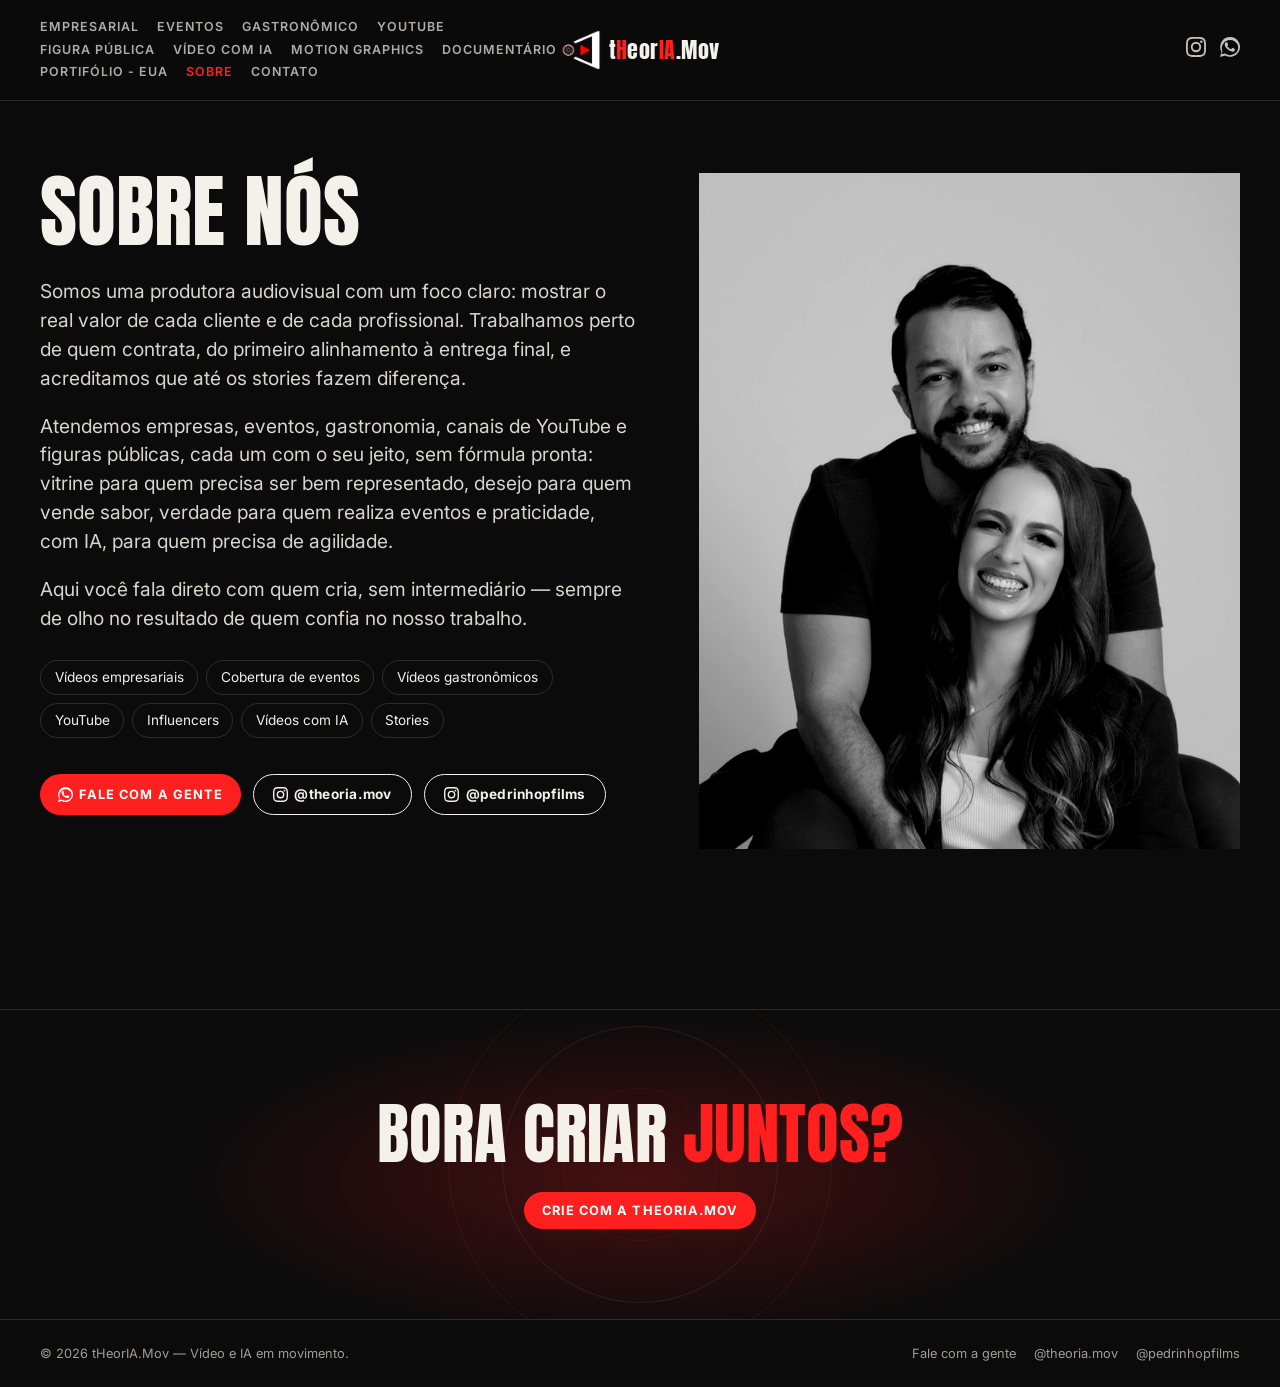
<file: sobre.html>
<!DOCTYPE html>
<html lang="pt-BR">
<head>
  <meta charset="UTF-8">
  <meta name="viewport" content="width=device-width, initial-scale=1">
  <title>Sobre — tHeorIA.Mov</title>
  <link rel="preconnect" href="https://fonts.googleapis.com">
  <link rel="preconnect" href="https://fonts.gstatic.com" crossorigin>
  <link href="https://fonts.googleapis.com/css2?family=Anton&family=Inter:wght@400;600;700&display=swap" rel="stylesheet">
  <link rel="icon" href="assets/img/favicon.png">
  <link rel="stylesheet" href="assets/css/style.css?v=1792778893">
</head>
<body data-page="sobre">

  <header class="header" id="header"></header>

  <main class="page">
    <div class="about">
      <div class="about__text">
        <h1 class="page__title" style="margin-bottom:28px">Sobre nós</h1>
        <div id="about-text"></div>
        <ul class="about__services" id="about-services"></ul>
        <div class="hero__actions" style="justify-content:flex-start">
          <a class="pill pill--accent" id="about-wpp" href="#" target="_blank" rel="noopener">Chamar no WhatsApp</a>
          <a class="pill pill--ghost pill--arroba" id="about-ig" href="#" target="_blank" rel="noopener">Instagram</a>
          <a class="pill pill--ghost pill--arroba" id="about-ig-pessoal" href="#" target="_blank" rel="noopener">Instagram pessoal</a>
        </div>
      </div>
      <div class="about__photo" id="about-photo"></div>
    </div>
  </main>

  <div id="footer"></div>

  <script src="assets/js/dados.js?v=1792778893"></script>
  <script src="assets/js/projetos.js?v=1792778893"></script>
  <script src="assets/js/textos.js?v=1792778893"></script>
  <script src="assets/js/main.js?v=1792778893"></script>
</body>
</html>
</file>
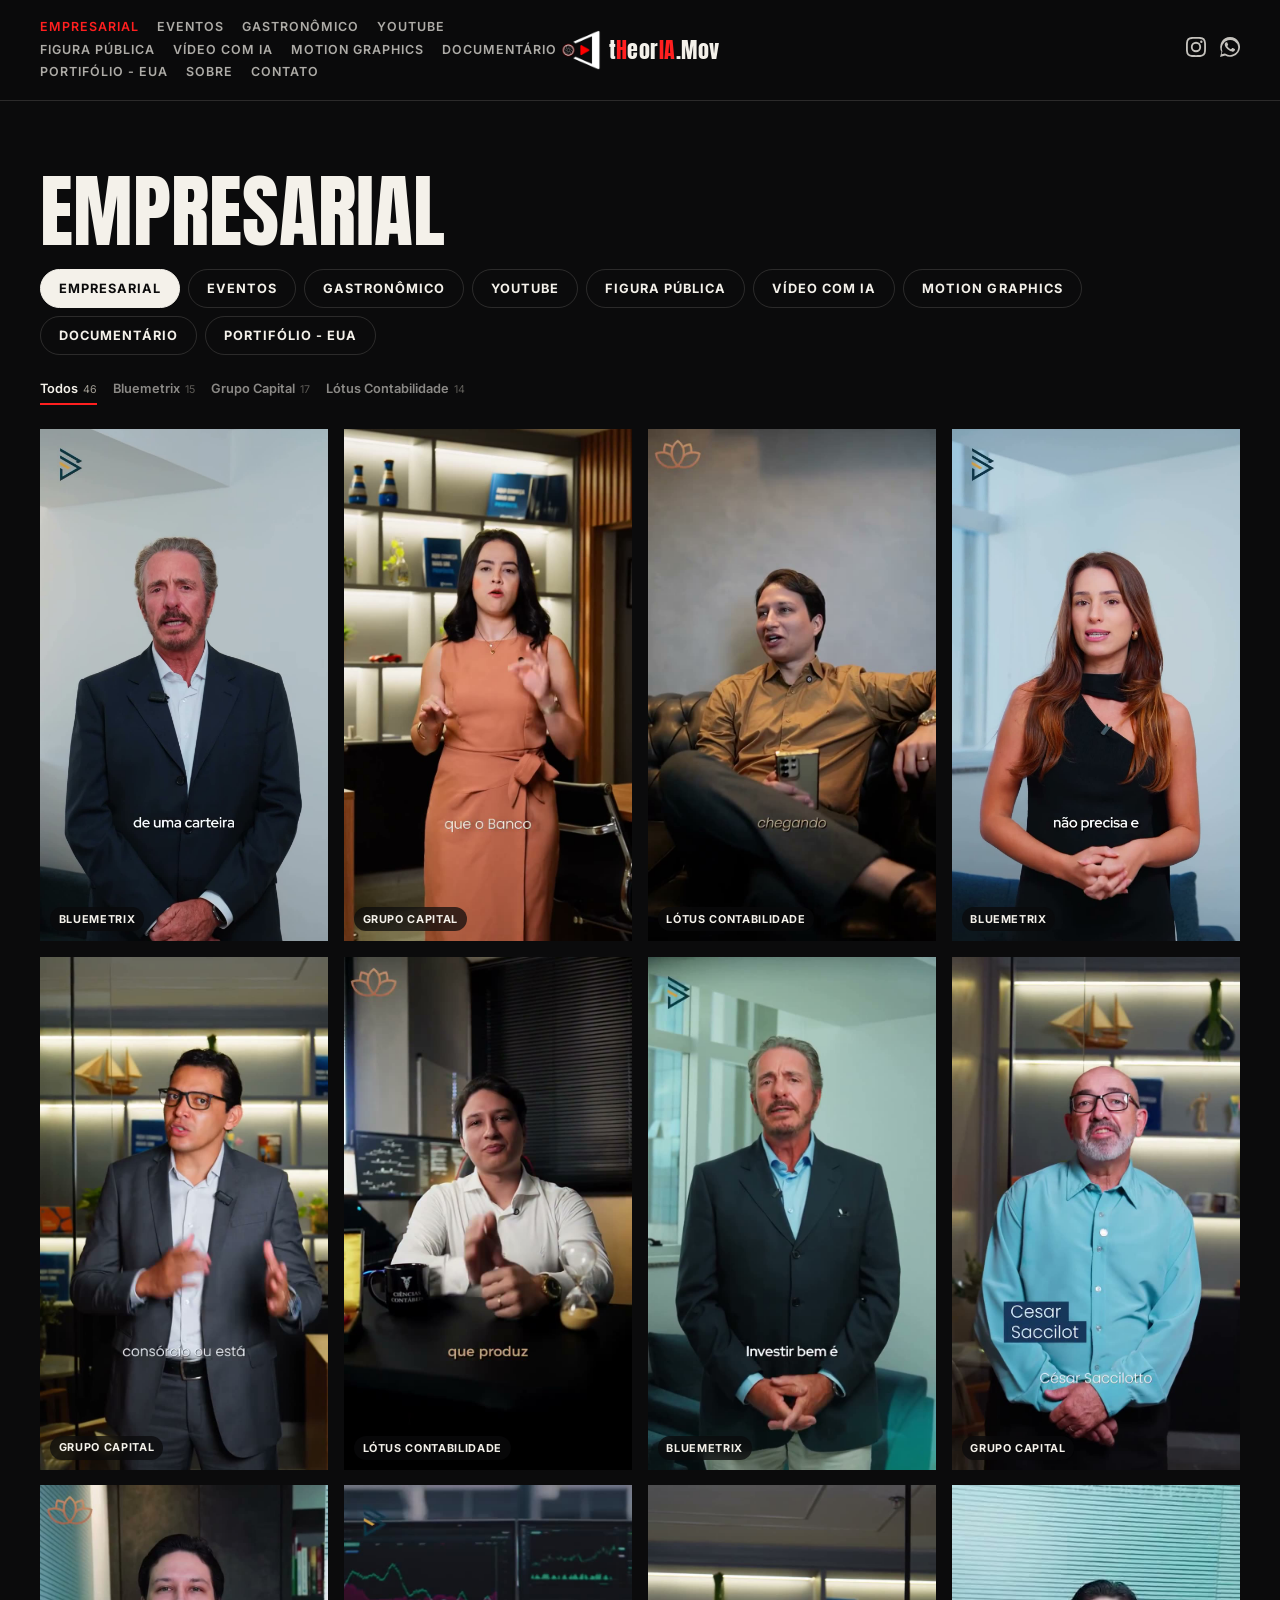
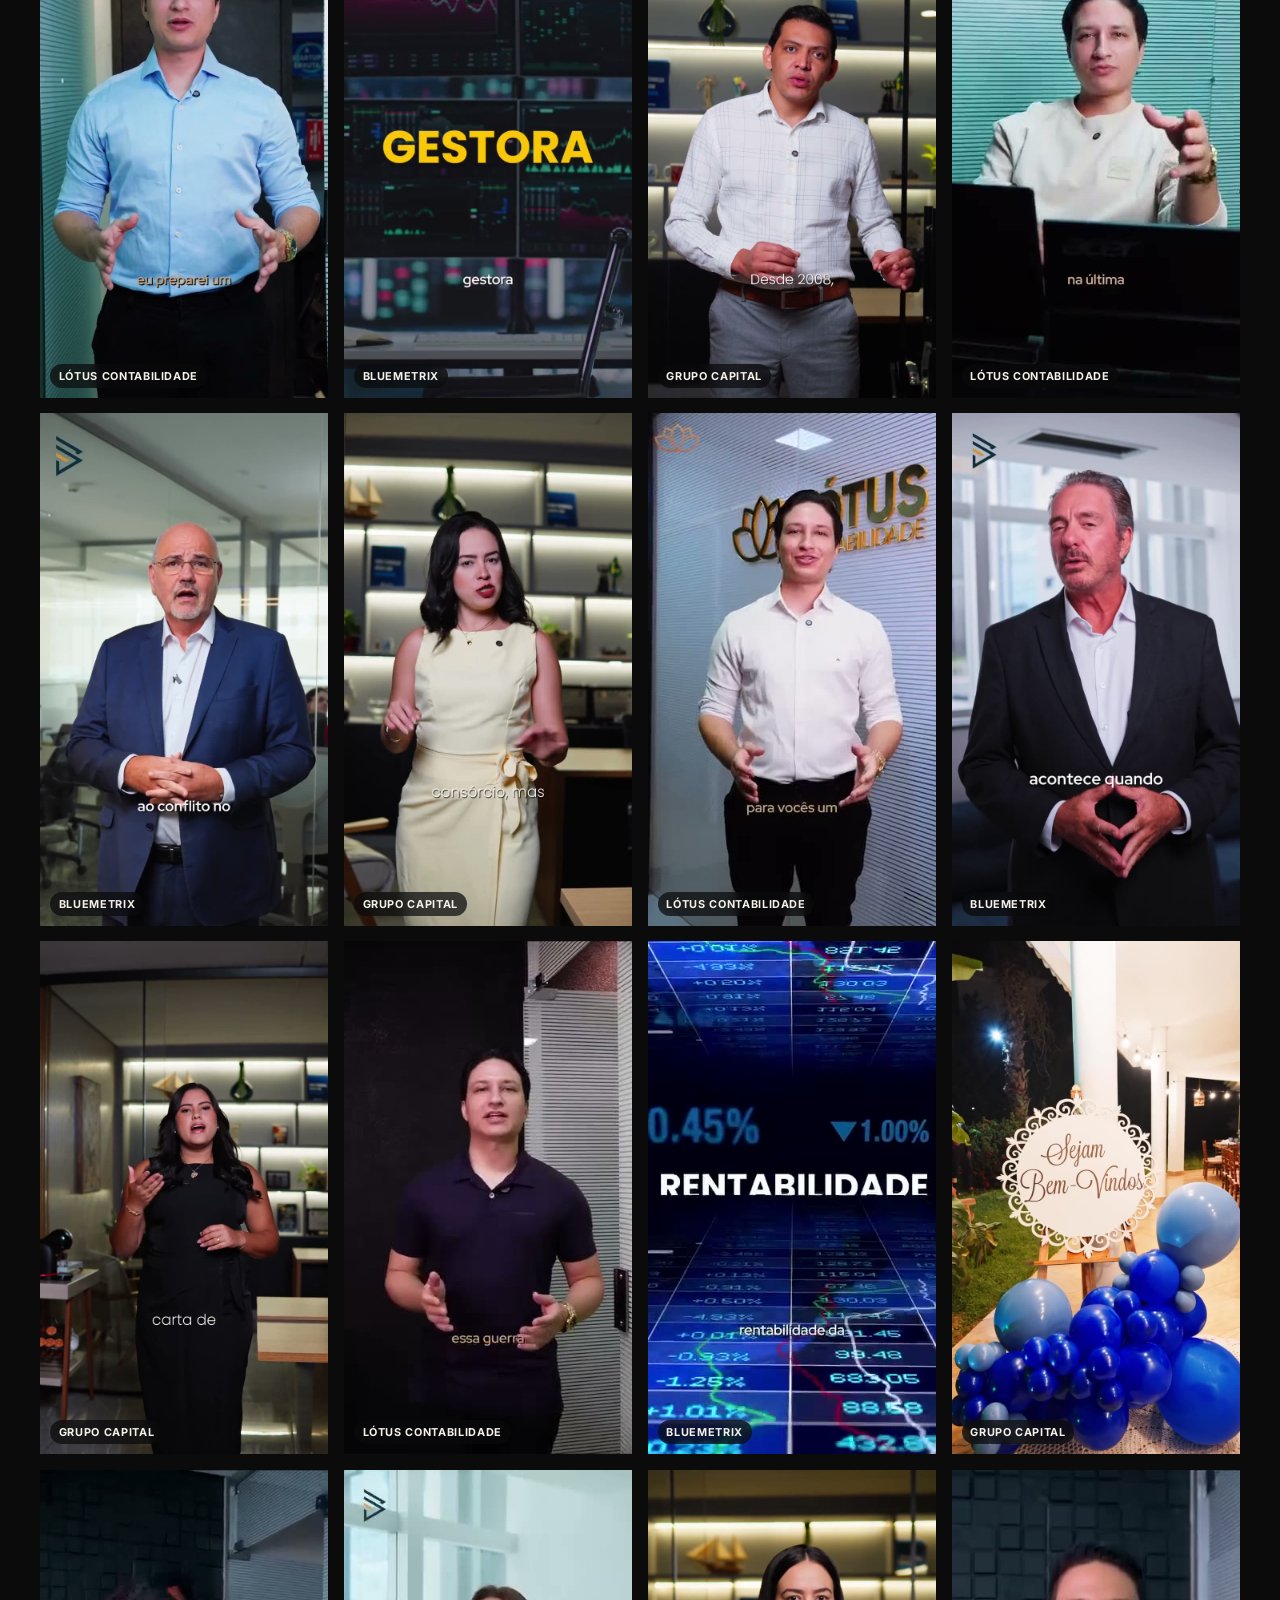
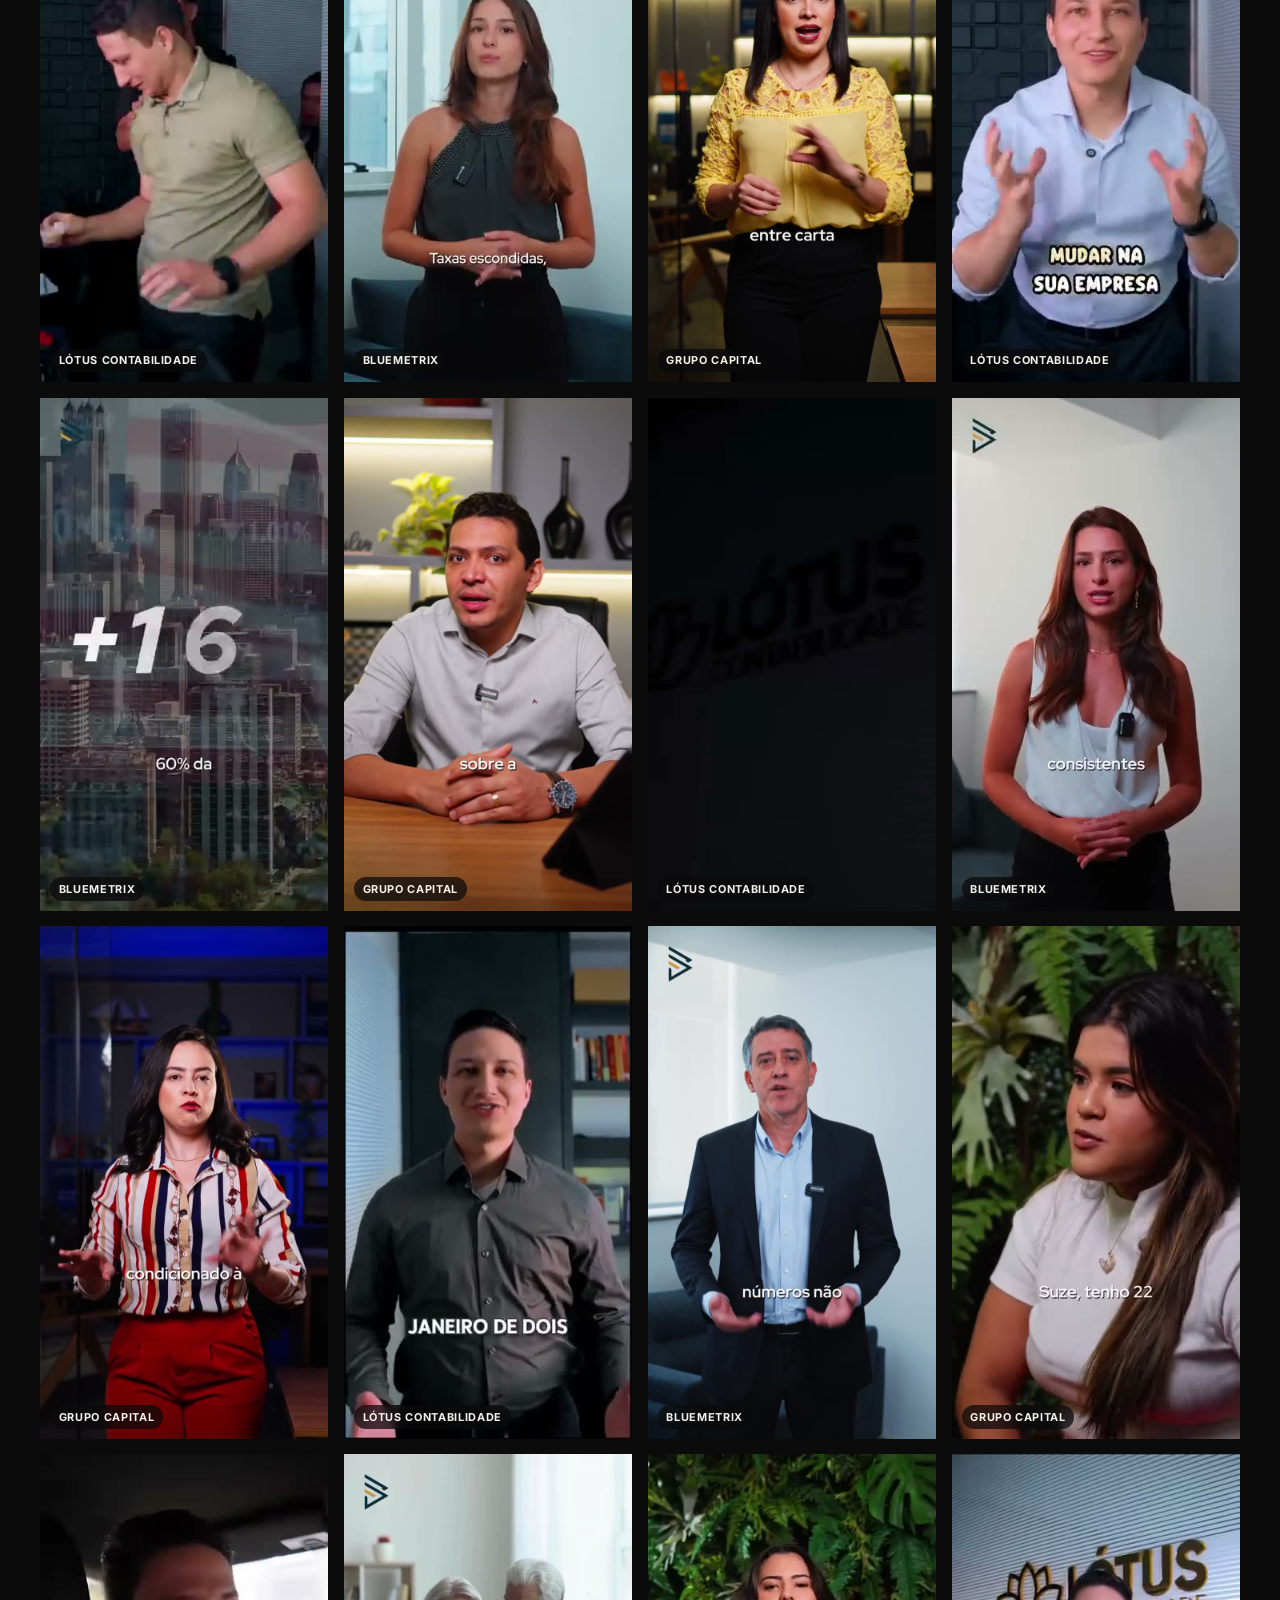
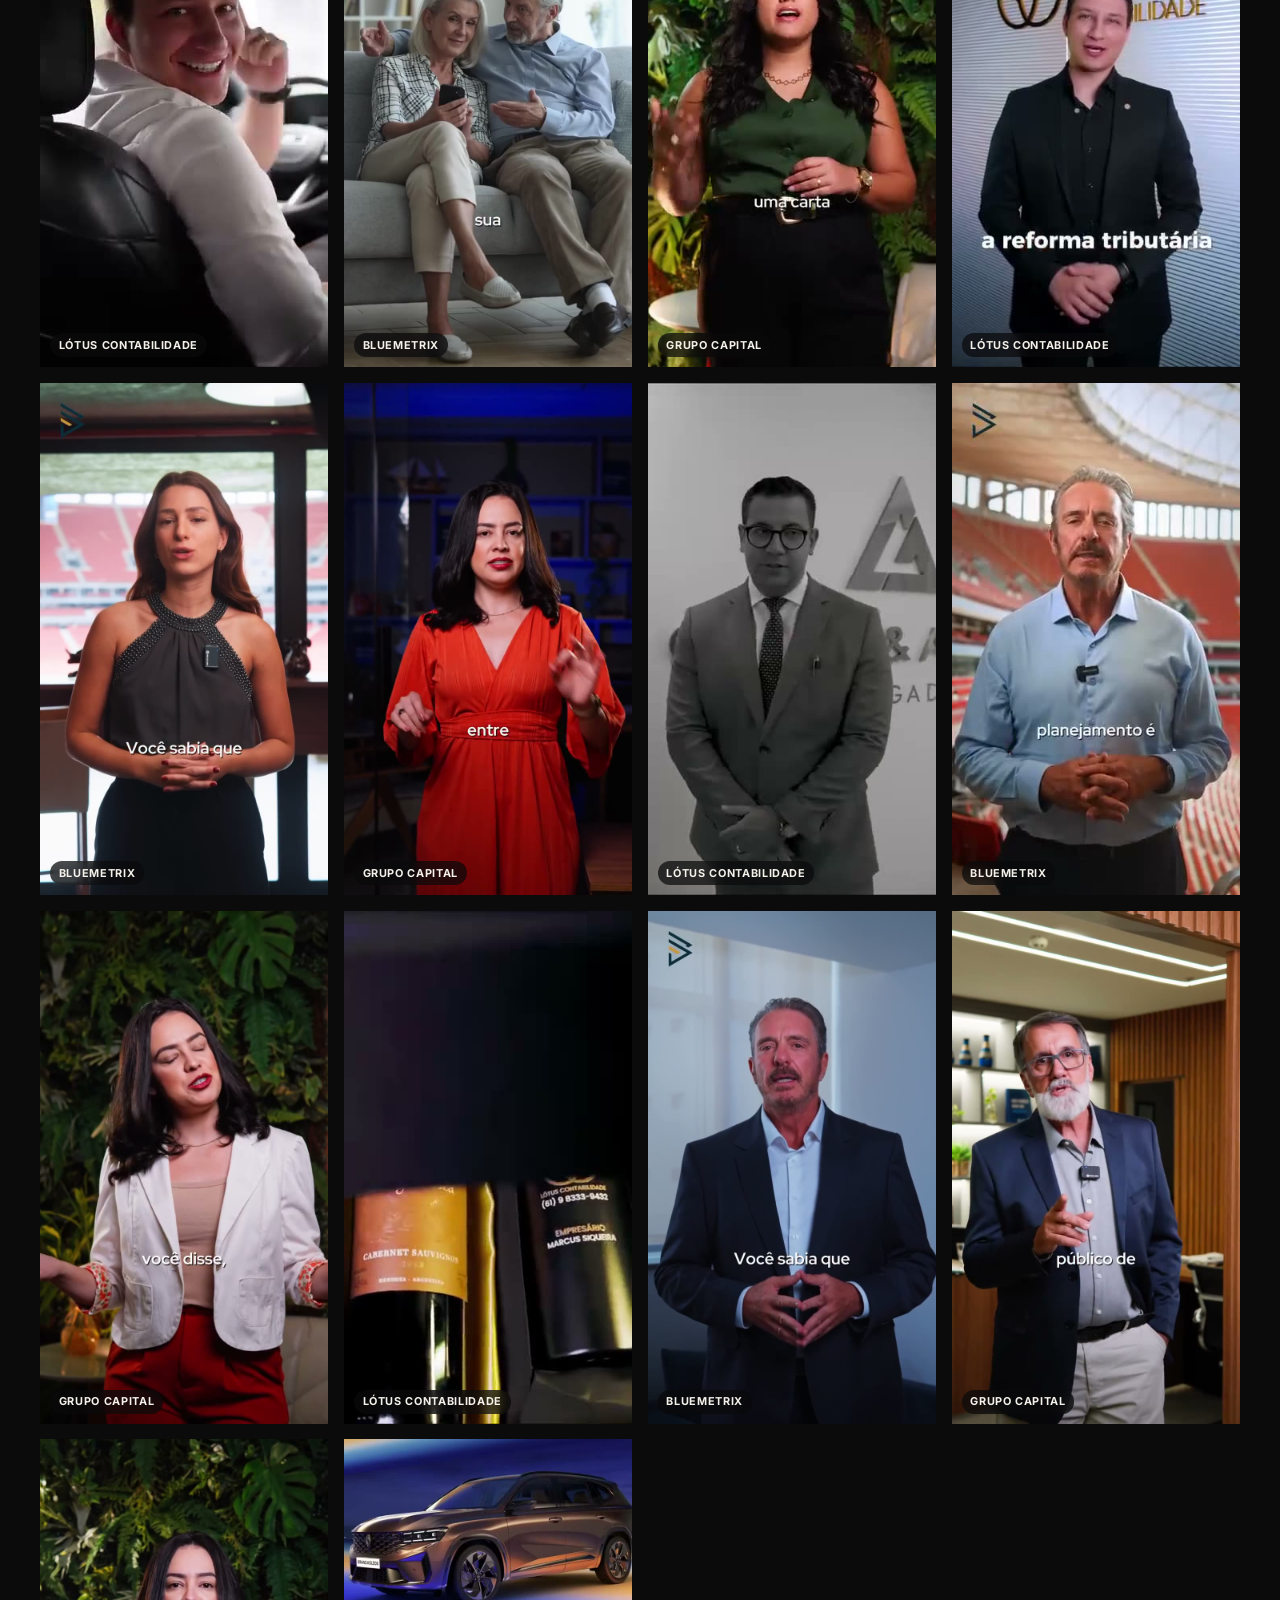
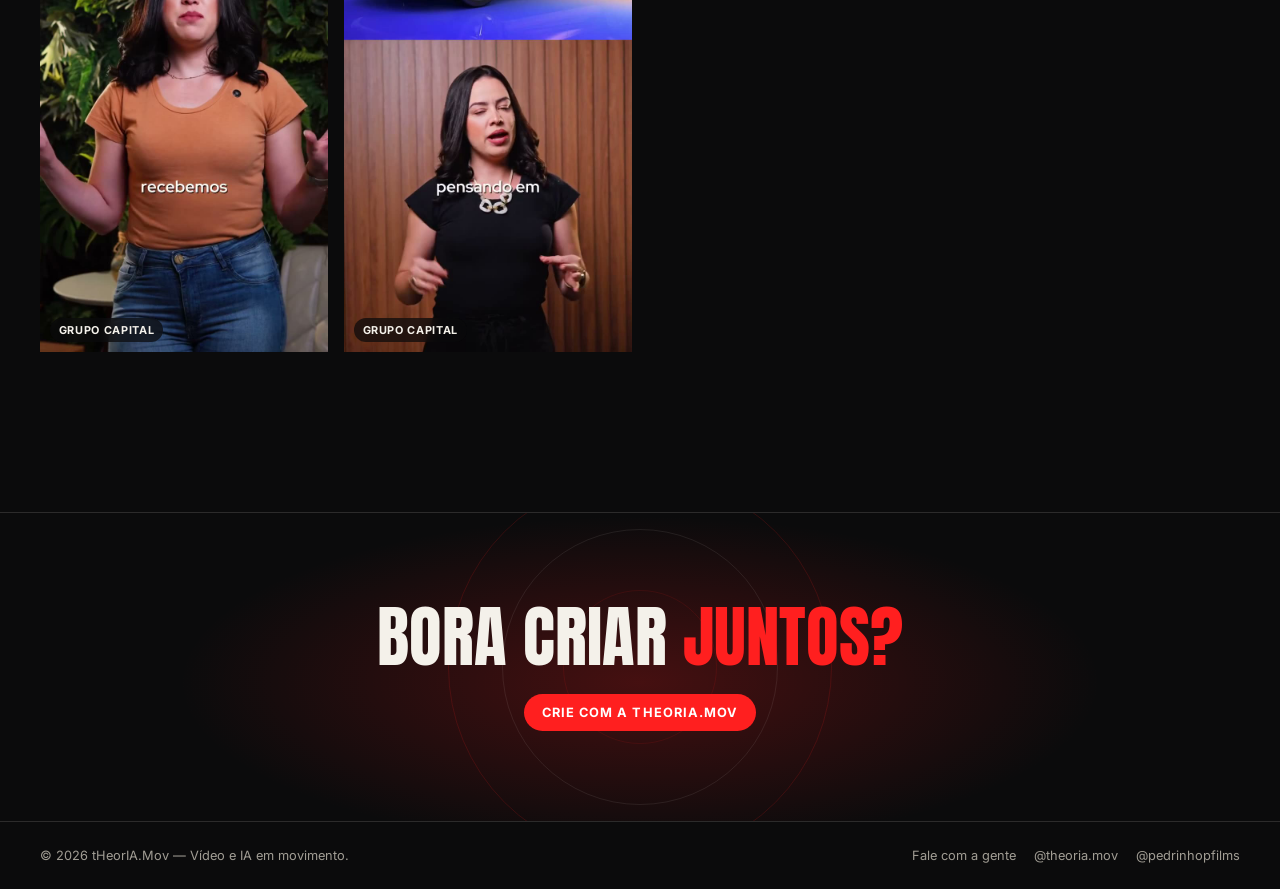
<file: trabalhos.html>
<!DOCTYPE html>
<html lang="pt-BR">
<head>
  <meta charset="UTF-8">
  <meta name="viewport" content="width=device-width, initial-scale=1">
  <title>Trabalhos — tHeorIA.Mov</title>
  <link rel="preconnect" href="https://fonts.googleapis.com">
  <link rel="preconnect" href="https://fonts.gstatic.com" crossorigin>
  <link href="https://fonts.googleapis.com/css2?family=Anton&family=Inter:wght@400;600;700&display=swap" rel="stylesheet">
  <link rel="icon" href="assets/img/favicon.png">
  <link rel="stylesheet" href="assets/css/style.css?v=1792778893">
</head>
<body data-page="trabalhos">

  <header class="header" id="header"></header>

  <main class="page">
    <div class="page__head">
      <h1 class="page__title" id="page-title"></h1>
      <div class="tabs" id="tabs" role="tablist"></div>
    </div>
    <div class="grid" id="grid"></div>
  </main>

  <div id="footer"></div>

  <div class="modal" id="modal" role="dialog" aria-modal="true">
    <button class="modal__close" aria-label="Fechar">&times;</button>
    <div class="modal__body" id="modal-body"></div>
  </div>

  <script src="assets/js/dados.js?v=1792778893"></script>
  <script src="assets/js/projetos.js?v=1792778893"></script>
  <script src="assets/js/ocultos.js?v=1792778893"></script>
  <script src="assets/js/textos.js?v=1792778893"></script>
  <script src="assets/js/main.js?v=1792778893"></script>
</body>
</html>
</file>
<file: assets/css/style.css>
:root {
  --bg: #0b0b0c;
  --bg-2: #141416;
  --fg: #f4f1ea;
  --muted: #a19d94;
  --accent: #ff1f1f; /* vermelho da logo */
  --line: rgba(244, 241, 234, 0.14);
  --radius: 999px;
  --font-display: "Anton", "Arial Narrow", sans-serif;
  --font-body: "Inter", system-ui, sans-serif;
  --gutter: clamp(16px, 4vw, 40px);
}

* { box-sizing: border-box; margin: 0; padding: 0; }
html { -webkit-text-size-adjust: 100%; }
body {
  background: var(--bg);
  color: var(--fg);
  font-family: var(--font-body);
  font-size: 16px;
  line-height: 1.5;
  -webkit-font-smoothing: antialiased;
}
a { color: inherit; text-decoration: none; }
img, video, iframe { display: block; max-width: 100%; }
button { font: inherit; color: inherit; background: none; border: 0; cursor: pointer; }

/* ---------- Botões ---------- */
.pill {
  display: inline-flex; align-items: center; gap: .5em;
  padding: .7em 1.4em;
  border-radius: var(--radius);
  font-size: .8rem; font-weight: 700; letter-spacing: .08em; text-transform: uppercase;
  transition: transform .25s ease, background .25s ease, color .25s ease, border-color .25s ease;
}
.pill svg { width: 15px; height: 15px; fill: currentColor; }
.pill--arroba { text-transform: none; letter-spacing: .02em; font-size: .85rem; } /* @ do Instagram como é escrito */
.pill--light { background: var(--fg); color: var(--bg); }
.pill--light:hover { background: var(--accent); color: var(--fg); transform: translateY(-2px); }
.pill--ghost { border: 1.5px solid var(--fg); }
.pill--ghost:hover { background: var(--fg); color: var(--bg); transform: translateY(-2px); }
.pill--accent { background: var(--accent); color: #fff; }
.pill--accent:hover { background: var(--fg); color: var(--bg); transform: translateY(-2px); }
/* Vidro escuro: usado nas nuvens da home, para não ficar da mesma cor do título */
.pill--vidro {
  background: rgba(20, 20, 22, .55);
  backdrop-filter: blur(8px); -webkit-backdrop-filter: blur(8px);
  border: 1px solid rgba(244, 241, 234, .35);
  color: var(--fg);
}
.pill--vidro:hover { background: rgba(255, 31, 31, .25); border-color: var(--accent); color: var(--fg); transform: translateY(-2px); }

/* ---------- HOME / HERO ---------- */
.hero {
  position: relative;
  min-height: 100svh;
  display: grid; place-items: center;
  overflow: hidden;
  isolation: isolate;
}
.hero__bg, .hero__fallback {
  position: absolute; inset: 0; z-index: -2;
  width: 100%; height: 100%; object-fit: cover;
}
.hero__fallback {
  background:
    radial-gradient(60% 50% at 20% 30%, rgba(255, 31, 31, .38), transparent 70%),
    radial-gradient(50% 60% at 80% 70%, rgba(80, 60, 200, .35), transparent 70%),
    radial-gradient(40% 40% at 60% 20%, rgba(20, 140, 110, .35), transparent 70%),
    var(--bg);
  background-size: 200% 200%;
  animation: drift 18s ease-in-out infinite alternate;
}
@keyframes drift {
  0%   { background-position: 0% 0%, 100% 100%, 50% 0%, 0 0; }
  100% { background-position: 100% 60%, 0% 20%, 20% 100%, 0 0; }
}
.hero::after { /* escurece + grão */
  content: ""; position: absolute; inset: 0; z-index: -1;
  background:
    linear-gradient(180deg, rgba(0,0,0,.35) 0%, rgba(0,0,0,.2) 40%, rgba(0,0,0,.65) 100%),
    url("data:image/svg+xml;utf8,<svg xmlns='http://www.w3.org/2000/svg' width='160' height='160'><filter id='n'><feTurbulence type='fractalNoise' baseFrequency='.9' numOctaves='2'/></filter><rect width='100%' height='100%' filter='url(%23n)' opacity='.08'/></svg>");
}

.hero__top {
  position: absolute; top: 0; left: 0; right: 0;
  display: flex; justify-content: space-between; align-items: center;
  padding: 20px var(--gutter);
}
.logo {
  display: inline-flex; align-items: center; gap: 8px;
  font-family: var(--font-display);
  font-size: 1.35rem; letter-spacing: .02em;
}
.logo__img { width: 40px; height: 40px; }
.logo__txt span { color: var(--accent); }

.hero__content { z-index: 1; }
.hero__top { z-index: 3; }   /* na frente do bloco central: no celular ele cobre a tela toda e engolia o toque no Instagram/logo */
.hero__content {
  position: relative;
  width: min(900px, 100% - 2 * var(--gutter));
  text-align: center;
  padding: 160px 0 120px;   /* zona de cima maior: é onde ficam as nuvens acima do título */
}
.hero__title {
  font-family: var(--font-display);
  font-weight: 400;
  font-size: clamp(2.6rem, 8vw, 6.5rem);
  line-height: .95;
  text-transform: uppercase;
  letter-spacing: .01em;
}
/* Última palavra do título: uma barra de luz varre a palavra, como o cursor ("playhead") de um player de vídeo */
.palavra-move {
  display: inline-block;
  background-image: linear-gradient(100deg,
    var(--fg) 0%, var(--fg) 38%, var(--accent) 48%, #fff 51%, var(--accent) 54%, var(--fg) 64%, var(--fg) 100%);
  background-size: 220% auto;
  background-clip: text; -webkit-background-clip: text;
  color: transparent; -webkit-text-fill-color: transparent;
  animation: passar-luz 3.4s linear infinite;
}
@keyframes passar-luz {
  0%   { background-position: 0% 0; }
  55%  { background-position: 220% 0; }
  100% { background-position: 220% 0; }
}
.hero__sub {
  max-width: 34em; margin: 1.2rem auto 2rem;
  color: var(--fg); opacity: .85;
  font-size: clamp(.95rem, 1.6vw, 1.1rem);
}
/* Frase de cima: cinza suave, palavras-chave em destaque */
.hero__sub { margin-bottom: 1.1rem; color: #b9b4aa; opacity: 1; }
.destaque { color: var(--accent); font-weight: 700; }
.hero__sub .destaque { text-shadow: 0 0 18px rgba(255, 31, 31, .35); }
/* Linha dos serviços: branco forte, separada por um traço vermelho */
.hero__servicos {
  max-width: 34em; margin: 0 auto 2rem;
  color: #fff; font-weight: 600;
  font-size: clamp(1rem, 1.7vw, 1.18rem);
}
.hero__servicos::before {
  content: ""; display: block; width: 44px; height: 3px; margin: 0 auto 1rem;
  background: var(--accent); border-radius: 2px;
}
.hero__servicos:empty::before { display: none; }
.hero__actions { display: flex; gap: 12px; justify-content: center; flex-wrap: wrap; }
.hero__gancho {
  position: absolute; bottom: 26px; left: 50%; translate: -50% 0; z-index: 1;
  display: flex; flex-direction: column; align-items: center; gap: 4px;
  font-size: .72rem; font-weight: 700; letter-spacing: .22em; text-transform: uppercase; opacity: .75;
  transition: opacity .2s, color .2s;
}
.hero__gancho span { font-size: 1.1rem; animation: quica 1.8s ease-in-out infinite; }
.hero__gancho:hover { opacity: 1; color: var(--accent); }
@keyframes quica { 0%, 100% { transform: translateY(0); } 50% { transform: translateY(6px); } }
html { scroll-behavior: smooth; }

/* Botões flutuantes das categorias — posição (left/top em % da tela) vem do main.js / posicoes.js */
.floaters { position: absolute; inset: 0; z-index: 5; pointer-events: none; }
.floater {
  position: absolute; pointer-events: auto;
  translate: -50% -50%;
  white-space: nowrap;
  animation: float 6s ease-in-out infinite;
}
/* --rot = ângulo fixo da nuvem (definido no modo de edição); o balanço de ±2° continua por cima */
@keyframes float {
  0%, 100% { transform: translateY(0) rotate(calc(var(--rot, 0deg) - 2deg)); }
  50%      { transform: translateY(-12px) rotate(calc(var(--rot, 0deg) + 2deg)); }
}
/* Modo edição: só a alcinha (⠿) arrasta — o resto do botão continua um link normal */
.floater__alca {
  position: absolute; top: -9px; right: -9px; z-index: 1;
  width: 22px; height: 22px; border-radius: 50%;
  display: grid; place-items: center;
  background: var(--accent); color: #fff; font-size: .8rem; line-height: 1;
  border: 2px solid var(--bg);
  cursor: grab; touch-action: none;
}
.floater__alca:hover { transform: scale(1.15); }
/* ↻ girar: no canto oposto da alcinha de mover */
.floater__giro {
  position: absolute; bottom: -9px; left: -9px; z-index: 1;
  width: 22px; height: 22px; border-radius: 50%;
  display: grid; place-items: center;
  background: var(--fg); color: var(--bg); font-size: .85rem; line-height: 1; font-weight: 700;
  border: 2px solid var(--bg);
  cursor: alias; touch-action: none;
}
.floater__giro:hover { transform: scale(1.15); }
.floaters--editar .floater.is-arrastando, .floaters--editar .floater.is-girando { animation: none; }
.floaters--editar .floater.is-arrastando .floater__alca { cursor: grabbing; }
.floaters--editar .floater.is-girando { transform: rotate(var(--rot, 0deg)); }
@media (max-width: 700px) { .floater__alca, .floater__giro { display: none; } }

@media (max-width: 700px) {
  .hero__content { padding: 230px 0 150px; }
  .floater { font-size: .6rem; padding: .55em .9em; }   /* nuvens um pouco menores no celular */
  .hero__sub { margin-bottom: 3.6rem; }                  /* espaço para as 2 nuvens embaixo do parágrafo */
}

/* ---------- Home: Por que tHeorIA? ---------- */
/* Efeito sutil: anéis concêntricos (câmera/olhar), girando bem devagar */
.olho {
  position: absolute; z-index: 0; pointer-events: none;
  aspect-ratio: 1; border-radius: 50%;
  animation: olho-girar 90s linear infinite;
}
.olho span {
  position: absolute; inset: 0; border-radius: 50%;
  border: 1px solid rgba(255, 31, 31, .5);
}
.olho span:nth-child(1) { inset: 0; }
.olho span:nth-child(2) { inset: 14%; border-color: rgba(244, 241, 234, .28); }
.olho span:nth-child(3) { inset: 30%; border-color: rgba(255, 31, 31, .35); }
@keyframes olho-girar { to { transform: rotate(360deg); } }

.olho--hero { width: clamp(340px, 42vw, 620px); top: -8%; right: -6%; opacity: .5; }
.olho--porque { width: clamp(280px, 32vw, 480px); top: -6%; right: -4%; opacity: .4; }

@media (max-width: 700px) {
  .olho { opacity: .28 !important; width: 60vw !important; }
}
@media (prefers-reduced-motion: reduce) { .olho { animation: none; } }

.porque { position: relative; overflow: hidden; padding: clamp(64px, 10vw, 130px) var(--gutter) 0; scroll-margin-top: 20px; }
.porque__inner { position: relative; z-index: 1; }
/* Imagem só do lado direito, esmaecendo para o preto (multidão contemplando a luz) */
.porque__imagem {
  position: absolute; top: 0; right: 0; bottom: 0; z-index: 0; pointer-events: none;
  width: min(46%, 600px);
  background: url("../img/teoria.jpg") center / cover no-repeat;
  opacity: .8;
  -webkit-mask-image: linear-gradient(to right, transparent 0%, #000 55%), linear-gradient(to bottom, transparent 0%, #000 16%, #000 84%, transparent 100%);
  -webkit-mask-composite: source-in;
  mask-image: linear-gradient(to right, transparent 0%, #000 55%), linear-gradient(to bottom, transparent 0%, #000 16%, #000 84%, transparent 100%);
  mask-composite: intersect;
}
@media (max-width: 800px) { .porque__imagem { width: 100%; opacity: .22; } }
.porque__inner { max-width: 820px; }
.porque__rotulo {
  display: flex; align-items: center; gap: 14px;
  font-size: 1.05rem; font-weight: 700; letter-spacing: .08em; color: var(--accent);
}
.porque__rotulo::before { content: ""; width: 44px; height: 4px; background: var(--accent); }
.porque__grego {
  font-family: "Inter", sans-serif; font-weight: 700; letter-spacing: -.02em;
  font-size: clamp(4rem, 13vw, 8.5rem); line-height: 1.05; margin: 10px 0 18px;
}
.porque__palavra { font-size: clamp(1.6rem, 3.6vw, 2.4rem); font-weight: 600; color: var(--muted); }
.porque__palavra span { color: var(--accent); }
.porque__significado { font-size: clamp(1.3rem, 3vw, 2rem); font-weight: 600; margin-bottom: 1.4em; }
.porque__contexto { font-size: clamp(1rem, 1.8vw, 1.3rem); color: #c9c5bc; }
.porque__citacao {
  margin: 1.2em 0; padding-left: 22px; border-left: 4px solid var(--accent);
  font-style: italic; font-size: clamp(1.05rem, 2vw, 1.4rem); line-height: 1.5;
}
.porque__fechamento { font-size: clamp(1.1rem, 2.1vw, 1.5rem); font-weight: 600; line-height: 1.45; }
.porque__nome { margin-top: 1.2em; color: var(--muted); font-size: clamp(1rem, 1.8vw, 1.2rem); }

/* ---------- Home: O que entregamos / Quem somos ---------- */
.entregas, .quem { padding: clamp(56px, 9vw, 110px) var(--gutter) 0; }
.secao__titulo {
  font-family: var(--font-display); font-weight: 400; text-transform: uppercase;
  font-size: clamp(2rem, 5.5vw, 3.8rem); line-height: 1; margin-bottom: clamp(24px, 4vw, 40px);
}
.entregas__grid { display: grid; grid-template-columns: repeat(4, 1fr); gap: clamp(10px, 1.4vw, 18px); }
@media (max-width: 900px) { .entregas__grid { grid-template-columns: repeat(2, 1fr); } }
@media (max-width: 520px) { .entregas__grid { grid-template-columns: 1fr; } }
.entrega {
  position: relative; overflow: hidden;
  display: flex; flex-direction: column; gap: 10px;
  padding: clamp(20px, 2.4vw, 30px);
  border: 1px solid var(--line); background: var(--bg-2);
  transition: border-color .25s, transform .25s;
}
.entrega:hover { border-color: var(--accent); transform: translateY(-4px); }
/* Foto sutil de fundo: sempre escurecida, pra não brigar com o texto */
.entrega__foto {
  position: absolute; inset: 0; z-index: 0;
  background-size: cover; background-position: center; transform-origin: center;
  transition: transform .2s ease;
}
.entrega--foto::before {
  content: ""; position: absolute; inset: 0; z-index: 1;
  background: linear-gradient(180deg, rgba(11,11,12,.35) 0%, rgba(11,11,12,.55) 55%, rgba(11,11,12,.85) 100%);
  transition: opacity .25s;
}
.entrega--foto > .entrega__cat, .entrega--foto > .entrega__palavra,
.entrega--foto > .entrega__texto, .entrega--foto > .entrega__ver { position: relative; z-index: 2; }
.entrega--foto:hover::before { opacity: .7; }

/* Modo edição: ajustar o enquadramento da foto (mover e zoom) */
.entrega__ajustar {
  position: absolute; top: 10px; right: 10px; z-index: 4;
  padding: .35em .8em; border-radius: var(--radius);
  background: rgba(11,11,12,.8); border: 1px solid rgba(244,241,234,.4);
  font-size: .68rem; font-weight: 700; letter-spacing: .04em;
}
.entrega__ajustar:hover { border-color: var(--accent); color: var(--accent); }
.entrega--ajustando { cursor: grab; touch-action: none; user-select: none; border-color: var(--accent); transform: none !important; }
.entrega--ajustando.entrega--arrastando { cursor: grabbing; }
.entrega--ajustando::before { opacity: .12; }
.entrega--ajustando > .entrega__cat, .entrega--ajustando > .entrega__palavra,
.entrega--ajustando > .entrega__texto, .entrega--ajustando > .entrega__ver { opacity: .35; }
.entrega--ajustando .entrega__foto { transition: none; }
.entrega__ctrl {
  position: absolute; left: 50%; bottom: 10px; translate: -50% 0; z-index: 4;
  display: flex; align-items: center; gap: 8px; max-width: calc(100% - 20px);
  padding: 6px 10px; border-radius: var(--radius);
  background: rgba(11,11,12,.85); border: 1px solid rgba(244,241,234,.3);
  font-size: .68rem; white-space: nowrap;
}
.entrega__ctrl span { opacity: .7; overflow: hidden; text-overflow: ellipsis; }
.entrega__ctrl button { width: 26px; height: 26px; border-radius: 50%; border: 1px solid rgba(244,241,234,.4); font-size: 1rem; line-height: 1; }
.entrega__ctrl button:hover { border-color: var(--accent); color: var(--accent); }
.entrega__cat { font-size: .72rem; font-weight: 700; letter-spacing: .12em; text-transform: uppercase; color: var(--muted); }
.entrega__palavra {
  font-family: var(--font-display); font-weight: 400; text-transform: uppercase;
  font-size: clamp(2rem, 3.6vw, 3rem); line-height: 1; color: var(--accent);
}
.entrega__texto { color: #d9d5cc; flex: 1; }
.entrega__ver { font-size: .78rem; font-weight: 700; letter-spacing: .06em; text-transform: uppercase; opacity: .7; }
.entrega:hover .entrega__ver { opacity: 1; color: var(--accent); }

.quem__texto { max-width: 46em; }
.quem__texto p { font-size: clamp(1.1rem, 2vw, 1.5rem); line-height: 1.45; margin-bottom: .8em; color: #e6e2da; }
.quem__texto .pill { margin-top: 12px; }

/* ---------- Cabeçalho das páginas internas ---------- */
.header {
  position: sticky; top: 0; z-index: 10;
  display: grid; grid-template-columns: 1fr auto 1fr; align-items: center;
  padding: 18px var(--gutter);
  background: rgba(11, 11, 12, .85);
  backdrop-filter: blur(10px);
  border-bottom: 1px solid var(--line);
}
.nav { display: flex; flex-wrap: wrap; gap: 4px 18px; font-size: .78rem; font-weight: 600; letter-spacing: .08em; text-transform: uppercase; }
.nav a { opacity: .7; transition: opacity .2s; }
.nav a:hover, .nav a[aria-current="page"] { opacity: 1; color: var(--accent); }
.header__right { justify-self: end; display: flex; gap: 14px; align-items: center; }
.icon-link svg { width: 20px; height: 20px; fill: currentColor; opacity: .8; }
.icon-link:hover svg { opacity: 1; fill: var(--accent); }

@media (max-width: 700px) {
  .header { grid-template-columns: 1fr auto; }
  .header .logo { order: -1; }
  .header__right { display: none; }
  .nav { grid-column: 1 / -1; order: 2; margin-top: 10px; }
}

/* ---------- Página de trabalhos ---------- */
.page { padding: clamp(32px, 6vw, 72px) var(--gutter) 40px; }
.page__head { display: flex; justify-content: space-between; align-items: end; gap: 20px; flex-wrap: wrap; margin-bottom: 32px; }
.page__title {
  font-family: var(--font-display); font-weight: 400;
  font-size: clamp(2.4rem, 7vw, 5rem); line-height: .95; text-transform: uppercase;
}
.tabs { display: flex; gap: 8px; flex-wrap: wrap; }
.tabs .pill { border: 1.5px solid var(--line); }
.tabs .pill[aria-selected="true"] { background: var(--fg); color: var(--bg); border-color: var(--fg); }

/* 12 colunas: card deitado ocupa metade (2 por linha), card em pé ocupa 1/4 (4 por linha) */
.grid { display: grid; grid-template-columns: repeat(12, 1fr); grid-auto-flow: dense; gap: clamp(8px, 1.2vw, 16px); align-items: start; }
.grid > * { grid-column: span 6; }
.grid > .card--vertical { grid-column: span 3; }
.grid > p { grid-column: 1 / -1; }
@media (max-width: 600px) {
  .grid > * { grid-column: span 12; }
  .grid > .card--vertical { grid-column: span 6; }
}

.card {
  position: relative; overflow: hidden;
  aspect-ratio: 16 / 9;
  background: var(--bg-2);
  text-align: left;
  width: 100%;
}
.card--vertical { aspect-ratio: 9 / 16; }
.card__media {
  position: absolute; inset: 0; width: 100%; height: 100%; object-fit: cover;
  transition: transform .6s cubic-bezier(.2,.7,.2,1), filter .4s;
}
.card__placeholder { display: grid; place-items: center; }
.card__placeholder span {
  font-family: var(--font-display); font-size: clamp(1.4rem, 3vw, 2.4rem);
  text-transform: uppercase; opacity: .35; text-align: center; padding: 0 1em; line-height: 1;
}
.card__info {
  position: absolute; inset: auto 0 0 0;
  padding: 40px 18px 16px;
  background: linear-gradient(0deg, rgba(0,0,0,.85), transparent);
  display: flex; justify-content: space-between; align-items: end; gap: 12px;
  opacity: 0; transform: translateY(8px);
  transition: opacity .3s, transform .3s;
}
.card__title { font-weight: 700; font-size: .95rem; text-transform: uppercase; letter-spacing: .03em; line-height: 1.2; }
.card__year { font-size: .8rem; color: var(--muted); }
.card:hover .card__media, .card:focus-visible .card__media { transform: scale(1.05); filter: brightness(.7); }
.card:hover .card__info, .card:focus-visible .card__info { opacity: 1; transform: none; }
.card__play {
  position: absolute; top: 50%; left: 50%; translate: -50% -50%;
  width: 58px; height: 58px; border-radius: 50%;
  background: var(--accent); display: grid; place-items: center;
  opacity: 0; scale: .8; transition: opacity .3s, scale .3s;
}
.card__play svg { width: 20px; fill: #fff; margin-left: 3px; }
.card:hover .card__play { opacity: 1; scale: 1; }
@media (hover: none) { .card__info { opacity: 1; transform: none; } }

/* Nome do cliente sempre visível no card */
.card__tag {
  position: absolute; left: 10px; bottom: 10px; max-width: calc(100% - 20px);
  padding: .35em .8em; border-radius: var(--radius);
  background: rgba(11, 11, 12, .72); backdrop-filter: blur(6px);
  font-size: .68rem; font-weight: 700; letter-spacing: .06em; text-transform: uppercase;
  white-space: nowrap; overflow: hidden; text-overflow: ellipsis;
}

/* Modo edição (só aparece no localhost) */
.card__x {
  position: absolute; top: 8px; right: 8px; z-index: 2;
  width: 32px; height: 32px; border-radius: 50%;
  display: grid; place-items: center;
  background: rgba(11, 11, 12, .8); border: 1.5px solid rgba(255,255,255,.35);
  font-size: .95rem; font-weight: 700; line-height: 1;
  transition: background .2s, border-color .2s, transform .2s;
}
.card__x:hover { background: #e5352b; border-color: #e5352b; transform: scale(1.1); }
.card--oculto .card__media { opacity: .2; filter: grayscale(1); }
.card--oculto .card__x { background: var(--fg); color: var(--bg); border-color: var(--fg); }
.card--oculto .card__x:hover { background: var(--accent); border-color: var(--accent); color: #fff; }
.card--oculto .card__tag { text-decoration: line-through; opacity: .6; }
.aviso-edicao {
  position: fixed; left: 50%; bottom: 16px; translate: -50% 0; z-index: 40;
  width: min(760px, calc(100% - 32px));
  padding: 10px 16px; border-radius: 14px;
  background: #1d1d21; border: 1px solid var(--accent);
  font-size: .82rem; color: #d9d5cc; box-shadow: 0 8px 30px rgba(0,0,0,.5);
}
.aviso-edicao strong { color: var(--accent); }

/* Arrastar vídeo para outro card (modo edição) */
.arrasto-ghost {
  position: fixed; left: 0; top: 0; z-index: 60; pointer-events: none;
  width: 140px; border-radius: 10px; margin: -40px 0 0 -70px;
  box-shadow: 0 10px 30px rgba(0,0,0,.6); opacity: .9; rotate: -4deg;
}
body.arrastando { user-select: none; cursor: grabbing; }
body.arrastando .filtro button:not([data-cli=""]) { opacity: .9; border-bottom: 2px dashed var(--muted); }
.filtro button.is-alvo, .pill.is-alvo { opacity: 1; color: var(--accent); border-color: var(--accent); }

/* Textos editáveis */
[data-editar] { white-space: pre-line; } /* respeita as quebras de linha que você digitar */
[data-editar]:empty { display: none; }    /* texto apagado some do site */
[contenteditable][data-editar] { outline: 1px dashed transparent; outline-offset: 4px; border-radius: 4px; cursor: text; transition: outline-color .2s, background .2s; }
[contenteditable][data-editar]:hover { outline-color: rgba(255, 31, 31, .6); }
[contenteditable][data-editar]:focus { outline: 2px solid var(--accent); background: rgba(255, 31, 31, .06); }
[contenteditable][data-editar]:empty { display: block; min-height: 1.2em; min-width: 4em; }
[contenteditable][data-editar]:empty::before { content: "(vazio — clique para escrever)"; opacity: .4; font-style: italic; }
[data-editar].is-salvo { outline: 2px solid #2ecc71 !important; }
.aviso-edicao { padding-right: 44px; }
.aviso-edicao__fechar { position: absolute; top: 50%; right: 12px; translate: 0 -50%; font-size: 1rem; opacity: .7; }
.aviso-edicao__fechar:hover { opacity: 1; color: var(--accent); }

/* Filtro por cliente */
.filtro { display: flex; flex-wrap: wrap; gap: 6px 16px; margin: -12px 0 24px; }
.filtro button { font-size: .8rem; font-weight: 600; opacity: .55; padding: 4px 0; border-bottom: 2px solid transparent; transition: opacity .2s, border-color .2s; }
.filtro button:hover { opacity: .9; }
.filtro button[aria-pressed="true"] { opacity: 1; border-color: var(--accent); }
.filtro small { color: var(--muted); font-weight: 400; margin-left: 2px; }
.filtro__redes, .modal__cliente { display: inline-flex; flex-wrap: wrap; align-items: center; gap: 8px 12px; }
.filtro__redes { margin-left: auto; }
.rede {
  display: inline-flex; align-items: center; gap: 6px;
  padding: .35em .9em; border: 1.5px solid var(--line); border-radius: var(--radius);
  font-size: .75rem; font-weight: 600; transition: border-color .2s, color .2s;
}
.modal__titulo { flex-basis: 100%; color: #d9d5cc; font-size: .95rem; }
.rede svg { width: 14px; height: 14px; fill: currentColor; }
.rede:hover { border-color: var(--accent); color: var(--accent); }

/* ---------- Modal ---------- */
.modal {
  position: fixed; inset: 0; z-index: 50;
  background: rgba(0,0,0,.92);
  display: none; place-items: center;
  padding: 60px var(--gutter) 24px;
}
.modal.is-open { display: grid; }
.modal__close {
  position: absolute; top: 14px; right: var(--gutter);
  font-size: 2rem; line-height: 1; opacity: .8;
}
.modal__close:hover { opacity: 1; color: var(--accent); }
.modal__body { width: min(1100px, 100%); max-height: 100%; overflow: auto; }
.modal__frame { width: 100%; aspect-ratio: 16 / 9; background: #000; }
.modal__frame--vertical { aspect-ratio: 9 / 16; width: auto; height: min(70vh, 860px); margin: 0 auto; background: transparent; }
.modal__frame iframe, .modal__frame video { width: 100%; height: 100%; border: 0; object-fit: contain; background: #000; }
.modal__photo { max-height: 70vh; width: auto; margin: 0 auto; }
.modal__caption { display: flex; justify-content: space-between; align-items: baseline; gap: 12px; margin-top: 14px; }
.modal__nav { display: flex; align-items: center; gap: 14px; white-space: nowrap; flex-shrink: 0; }
.modal__nav button { font-size: 1.3rem; line-height: 1; padding: 4px 8px; border: 1.5px solid var(--line); border-radius: var(--radius); }
.modal__nav button:hover { border-color: var(--accent); color: var(--accent); }
.modal__thumbs { display: flex; gap: 8px; overflow-x: auto; padding: 14px 2px 4px; scrollbar-width: thin; }
.modal__thumb { position: relative; flex: 0 0 auto; width: 120px; aspect-ratio: 16 / 9; background: var(--bg-2); opacity: .5; outline: 2px solid transparent; outline-offset: 2px; transition: opacity .2s, outline-color .2s; }
.modal__thumb--vertical { width: 60px; aspect-ratio: 9 / 16; }
.modal__thumb img { width: 100%; height: 100%; object-fit: cover; }
.modal__thumb:hover { opacity: .85; }
.modal__thumb.is-active { opacity: 1; outline-color: var(--accent); }
.modal__thumb-play { position: absolute; inset: 0; display: grid; place-items: center; }
.modal__thumb-play svg { width: 18px; fill: #fff; filter: drop-shadow(0 1px 3px rgba(0,0,0,.6)); }

/* ---------- Sobre ---------- */
.about { display: grid; grid-template-columns: 1.1fr 1fr; gap: clamp(24px, 5vw, 72px); align-items: start; }
@media (max-width: 800px) { .about { grid-template-columns: 1fr; } }
.about__photo { aspect-ratio: 4 / 5; background: var(--bg-2); overflow: hidden; }
.about__photo img { width: 100%; height: 100%; object-fit: cover; }
.about__text p { font-size: clamp(1rem, 1.5vw, 1.2rem); margin-bottom: 1em; color: #d9d5cc; }
.about__services { display: flex; flex-wrap: wrap; gap: 8px; margin: 28px 0 36px; }
.about__services li { list-style: none; border: 1.5px solid var(--line); border-radius: var(--radius); padding: .45em 1em; font-size: .85rem; }

/* ---------- CTA + Rodapé ---------- */
.cta {
  position: relative; overflow: hidden;
  margin-top: clamp(60px, 10vw, 120px);
  padding: clamp(40px, 8vw, 90px) var(--gutter);
  border-top: 1px solid var(--line);
  text-align: center;
}
.cta > *:not(.olho) { position: relative; z-index: 1; }

/* Luzes suaves de fundo, só com cores da paleta (creme e vermelho). Esmaecem nas pontas, sem borda dura. */
:root { --luz-entregas: 244, 241, 234; }
.entregas, .quem { position: relative; isolation: isolate; overflow: hidden; }
.entregas::before, .quem::before {
  content: ""; position: absolute; inset: 0; z-index: -1; pointer-events: none;
  -webkit-mask-image: linear-gradient(to bottom, transparent 0%, #000 30%, #000 70%, transparent 100%);
  mask-image: linear-gradient(to bottom, transparent 0%, #000 30%, #000 70%, transparent 100%);
}
.entregas::before { background: radial-gradient(60% 90% at 6% 20%, rgba(var(--luz-entregas), .10), transparent 70%); }
.quem::before {
  background:
    radial-gradient(55% 100% at 100% 50%, rgba(255, 31, 31, .26), transparent 70%),
    radial-gradient(45% 80% at 0% 100%, rgba(140, 10, 25, .30), transparent 70%);
}
/* Detalhe: perfuração de fita de cinema no topo da seção, esmaecendo para a direita */
.quem::after {
  content: ""; position: absolute; top: 26px; left: var(--gutter); right: 0; height: 12px;
  z-index: -1; pointer-events: none;
  background: repeating-linear-gradient(90deg, rgba(244, 241, 234, .22) 0 16px, transparent 16px 34px);
  border-radius: 3px;
  -webkit-mask-image: linear-gradient(90deg, #000 0%, transparent 85%);
  mask-image: linear-gradient(90deg, #000 0%, transparent 85%);
}
/* Bora criar juntos: brilho vermelho pulsando atrás do título + luz que passa pelo botão */
.cta::before {
  content: ""; position: absolute; inset: 0; z-index: 0; pointer-events: none;
  background: radial-gradient(50% 75% at 50% 55%, rgba(255, 31, 31, .24), transparent 72%);
  animation: cta-pulso 5s ease-in-out infinite;
}
@keyframes cta-pulso { 0%, 100% { opacity: .55; transform: scale(1); } 50% { opacity: 1; transform: scale(1.06); } }
.cta .pill--accent { position: relative; overflow: hidden; }
.cta .pill--accent::after {
  content: ""; position: absolute; top: 0; left: -60%; width: 40%; height: 100%;
  background: linear-gradient(100deg, transparent, rgba(255, 255, 255, .55), transparent);
  transform: skewX(-20deg); pointer-events: none;
  animation: cta-brilho 4.2s ease-in-out infinite;
}
@keyframes cta-brilho { 0% { left: -60%; } 45%, 100% { left: 130%; } }
.olho--cta { width: clamp(260px, 30vw, 440px); top: 50%; left: 50%; translate: -50% -50%; opacity: .3; }
.cta__title {
  font-family: var(--font-display); font-weight: 400; text-transform: uppercase;
  font-size: clamp(2rem, 6vw, 4.2rem); line-height: 1; margin-bottom: 24px;
}
.cta__title em { font-style: normal; color: var(--accent); }
.footer {
  display: flex; justify-content: space-between; flex-wrap: wrap; gap: 10px;
  padding: 24px var(--gutter);
  border-top: 1px solid var(--line);
  font-size: .8rem; color: var(--muted);
}
.footer__contatos { display: flex; flex-wrap: wrap; gap: 6px 18px; }
.footer__contatos a:hover { color: var(--accent); }

/* Entrada suave dos cards */
.reveal { opacity: 0; transform: translateY(20px); transition: opacity .7s ease, transform .7s ease; }
.reveal.is-visible { opacity: 1; transform: none; }

@media (prefers-reduced-motion: reduce) {
  *, *::before, *::after { animation: none !important; transition: none !important; }
  .reveal { opacity: 1; transform: none; }
  .palavra-move { background: none; color: var(--fg); -webkit-text-fill-color: var(--fg); }
}
</file>
